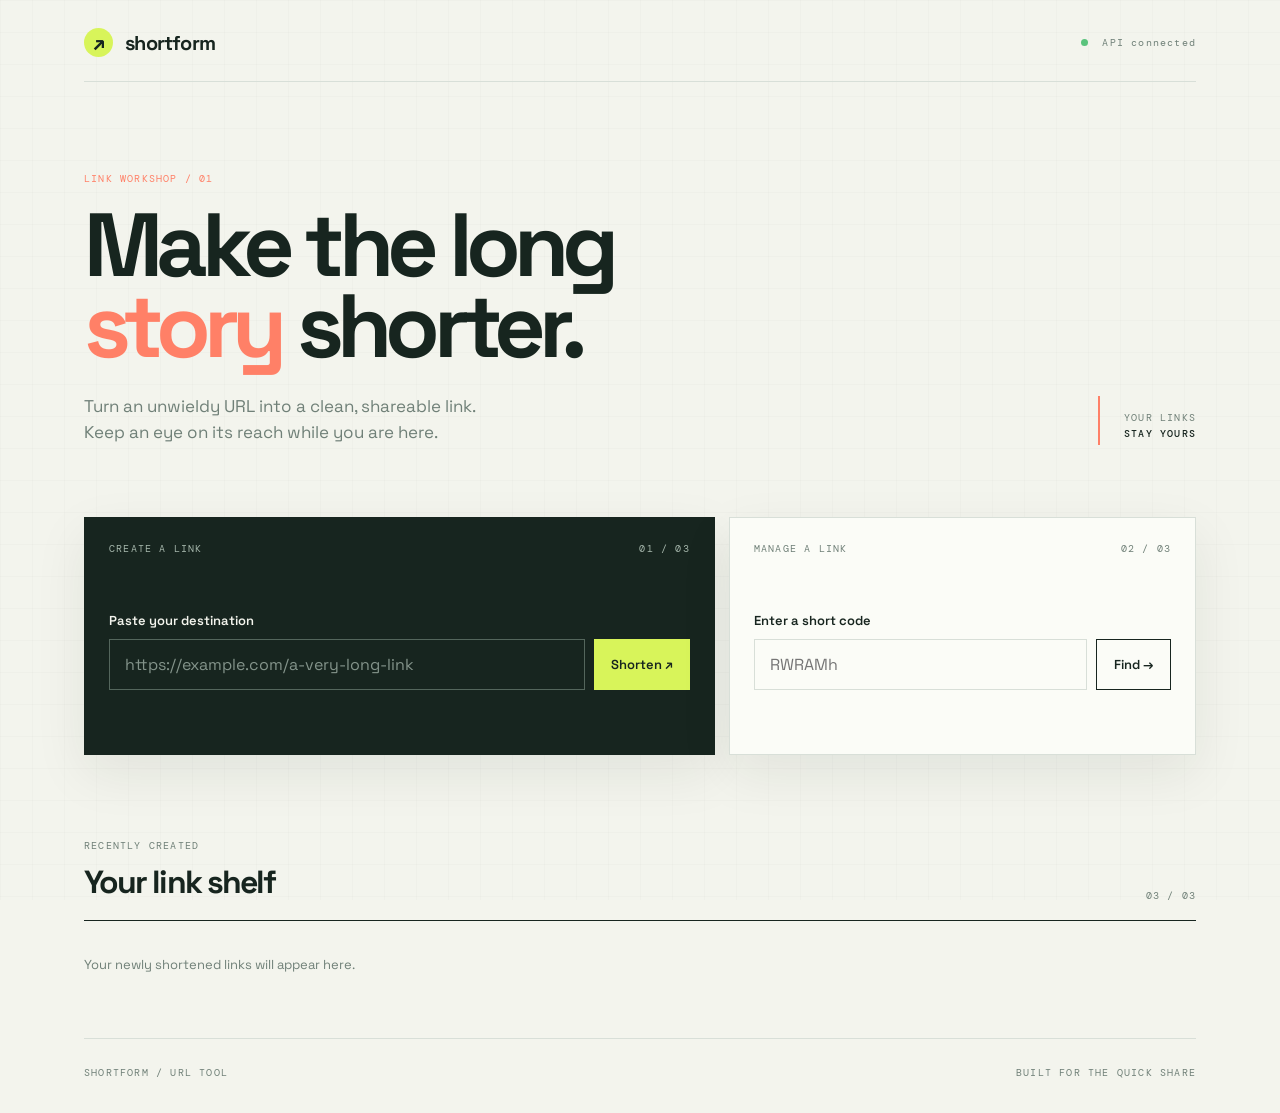
<file: frontend/index.html>
<!doctype html>
<html lang="en">
<head>
  <meta charset="UTF-8">
  <meta name="viewport" content="width=device-width, initial-scale=1.0">
  <title>Shorten it</title>
  <link rel="preconnect" href="https://fonts.googleapis.com">
  <link rel="preconnect" href="https://fonts.gstatic.com" crossorigin>
  <link href="https://fonts.googleapis.com/css2?family=DM+Mono:wght@400;500&family=Space+Grotesk:wght@400;500;600;700&display=swap" rel="stylesheet">
  <link rel="stylesheet" href="style.css">
</head>
<body>
  <main class="shell">
    <header class="topbar">
      <a class="brand" href="."><span class="brand-mark">↗</span> shortform</a>
      <span class="status"><span class="status-dot"></span> API connected</span>
    </header>

    <section class="hero">
      <div class="hero-copy">
        <p class="kicker">LINK WORKSHOP / 01</p>
        <h1>Make the long<br><em>story</em> shorter.</h1>
        <p class="lede">Turn an unwieldy URL into a clean, shareable link. Keep an eye on its reach while you are here.</p>
      </div>
      <div class="hero-note">YOUR LINKS<br><strong>STAY YOURS</strong></div>
    </section>

    <section class="workspace" aria-label="URL shortener">
      <div class="panel create-panel">
        <div class="panel-heading">
          <span class="eyebrow">CREATE A LINK</span>
          <span class="step">01 / 03</span>
        </div>
        <form id="shorten-form">
          <label for="url-input">Paste your destination</label>
          <div class="input-row">
            <input id="url-input" name="url" type="url" placeholder="https://example.com/a-very-long-link" required>
            <button type="submit" class="primary-button">Shorten <span>↗</span></button>
          </div>
          <p class="form-message" id="form-message" role="status"></p>
        </form>
      </div>

      <div class="panel lookup-panel">
        <div class="panel-heading">
          <span class="eyebrow">MANAGE A LINK</span>
          <span class="step">02 / 03</span>
        </div>
        <form id="lookup-form">
          <label for="code-input">Enter a short code</label>
          <div class="input-row">
            <input id="code-input" name="code" inputmode="text" pattern="[0-9A-Za-z]+" maxlength="32" placeholder="RWRAMh" required>
            <button type="submit" class="secondary-button">Find <span>→</span></button>
          </div>
          <p class="form-message" id="lookup-message" role="status"></p>
        </form>
      </div>
    </section>

    <section class="result-panel" id="result-panel" hidden>
      <div class="result-topline">
        <span class="eyebrow">LINK DETAILS</span>
        <span class="result-code" id="result-code"></span>
      </div>
      <div class="result-grid">
        <div>
          <p class="result-label">SHORT LINK</p>
          <a id="short-link" class="short-link" href="#" target="_blank" rel="noreferrer"></a>
          <button id="copy-button" class="text-button" type="button">Copy link</button>
        </div>
        <div class="destination-block">
          <p class="result-label">DESTINATION</p>
          <p id="destination" class="destination"></p>
        </div>
        <div class="stats-block">
          <p class="result-label">CLICKS</p>
          <p id="stats" class="stats">0</p>
        </div>
      </div>
      <div class="result-actions">
        <button id="edit-button" class="secondary-button" type="button">Edit destination <span>↗</span></button>
        <button id="delete-button" class="danger-button" type="button">Delete link</button>
      </div>
      <form id="edit-form" class="edit-form" hidden>
        <label for="edit-url-input">New destination</label>
        <div class="input-row">
          <input id="edit-url-input" type="url" required>
          <button type="submit" class="primary-button">Save <span>↗</span></button>
        </div>
      </form>
    </section>

    <section class="recent-section">
      <div class="section-heading">
        <div><span class="eyebrow">RECENTLY CREATED</span><h2>Your link shelf</h2></div>
        <span class="step">03 / 03</span>
      </div>
      <div id="recent-links" class="recent-links">
        <p class="empty-state">Your newly shortened links will appear here.</p>
      </div>
    </section>

    <footer><span>SHORTFORM / URL TOOL</span><span>BUILT FOR THE QUICK SHARE</span></footer>
  </main>
  <script src="app.js"></script>
</body>
</html>
</file>
<file: frontend/style.css>
:root {
  --ink: #17251f;
  --muted: #708078;
  --line: #d8dfd8;
  --paper: #f3f4ed;
  --panel: #fbfcf7;
  --acid: #d8f45a;
  --coral: #ff8067;
  --shadow: 0 18px 50px rgba(23, 37, 31, .08);
}

* { box-sizing: border-box; }

body {
  margin: 0;
  color: var(--ink);
  background: var(--paper);
  font-family: "Space Grotesk", sans-serif;
  font-size: 16px;
}

body::before {
  position: fixed;
  inset: 0;
  z-index: -1;
  content: "";
  opacity: .48;
  pointer-events: none;
  background-image: linear-gradient(rgba(23, 37, 31, .035) 1px, transparent 1px), linear-gradient(90deg, rgba(23, 37, 31, .035) 1px, transparent 1px);
  background-size: 32px 32px;
}

button, input { font: inherit; }
button { cursor: pointer; }

.shell { max-width: 1180px; margin: 0 auto; padding: 28px 34px 34px; }
.topbar, footer, .panel-heading, .result-topline, .section-heading { display: flex; align-items: center; justify-content: space-between; }
.topbar { padding-bottom: 24px; border-bottom: 1px solid var(--line); }
.brand { color: var(--ink); font-size: 20px; font-weight: 700; letter-spacing: -.04em; text-decoration: none; }
.brand-mark { display: inline-grid; width: 29px; height: 29px; margin-right: 8px; place-items: center; color: var(--ink); background: var(--acid); border-radius: 50%; }
.status, .step, .eyebrow, .result-label, footer, .kicker { color: var(--muted); font-family: "DM Mono", monospace; font-size: 10px; letter-spacing: .12em; }
.status-dot { display: inline-block; width: 7px; height: 7px; margin-right: 7px; background: #5ac37c; border-radius: 50%; }
.hero { display: flex; align-items: end; justify-content: space-between; padding: 90px 0 72px; }
.kicker { margin: 0 0 20px; color: var(--coral); }
h1 { max-width: 700px; margin: 0; font-size: clamp(48px, 7vw, 92px); line-height: .9; letter-spacing: -.075em; }
h1 em { color: var(--coral); font-style: normal; }
.lede { max-width: 420px; margin: 28px 0 0; color: var(--muted); font-size: 17px; line-height: 1.5; }
.hero-note { padding: 14px 0 3px 24px; border-left: 2px solid var(--coral); color: var(--muted); font-family: "DM Mono", monospace; font-size: 10px; line-height: 1.6; letter-spacing: .12em; }
.hero-note strong { color: var(--ink); font-weight: 500; }
.workspace { display: grid; grid-template-columns: 1.35fr 1fr; gap: 14px; }
.panel, .result-panel { background: var(--panel); border: 1px solid var(--line); box-shadow: var(--shadow); }
.panel { min-height: 238px; padding: 24px; }
.create-panel { background: var(--ink); color: var(--paper); border-color: var(--ink); }
.create-panel .eyebrow, .create-panel .step { color: #a6b7ac; }
.panel-heading { margin-bottom: 57px; }
label { display: block; margin-bottom: 10px; font-size: 13px; font-weight: 600; }
.input-row { display: flex; gap: 9px; }
input { width: 100%; min-width: 0; padding: 14px 15px; color: var(--ink); background: transparent; border: 1px solid var(--line); border-radius: 0; outline: none; }
input:focus { border-color: var(--coral); box-shadow: 0 0 0 3px rgba(255, 128, 103, .14); }
.create-panel input { color: var(--paper); border-color: #54665c; }
.create-panel input::placeholder { color: #83938a; }
button { border: 0; border-radius: 0; }
.primary-button, .secondary-button, .danger-button { padding: 0 17px; white-space: nowrap; font-size: 13px; font-weight: 600; }
.primary-button { color: var(--ink); background: var(--acid); }
.secondary-button { color: var(--ink); background: transparent; border: 1px solid var(--ink); }
.danger-button { color: #bf4937; background: transparent; border: 1px solid #e7b9b0; }
.primary-button:hover, .secondary-button:hover { transform: translateY(-1px); }
.form-message { min-height: 18px; margin: 11px 0 0; color: var(--coral); font-size: 12px; }
.create-panel .form-message { color: var(--acid); }
.result-panel { margin-top: 14px; padding: 24px; }
.result-topline { padding-bottom: 18px; border-bottom: 1px solid var(--line); }
.result-code { color: var(--coral); font-family: "DM Mono", monospace; font-size: 13px; }
.result-grid { display: grid; grid-template-columns: 1.15fr 1.6fr .45fr; gap: 28px; padding: 25px 0; }
.result-label { margin: 0 0 9px; }
.short-link { display: block; overflow: hidden; color: var(--ink); font-size: 25px; font-weight: 600; letter-spacing: -.05em; text-overflow: ellipsis; white-space: nowrap; }
.text-button { padding: 0; margin-top: 9px; color: var(--coral); background: transparent; font-size: 12px; }
.destination { overflow: hidden; margin: 0; color: var(--muted); text-overflow: ellipsis; white-space: nowrap; }
.stats { margin: 0; font-size: 30px; font-weight: 600; letter-spacing: -.06em; }
.result-actions { display: flex; gap: 9px; padding-top: 17px; border-top: 1px solid var(--line); }
.edit-form { margin-top: 20px; padding-top: 20px; border-top: 1px dashed var(--line); }
.recent-section { padding: 78px 0 30px; }
.section-heading { align-items: end; margin-bottom: 18px; }
h2 { margin: 8px 0 0; font-size: 32px; letter-spacing: -.06em; }
.recent-links { border-top: 1px solid var(--ink); }
.recent-item { display: grid; grid-template-columns: 1fr 1.6fr auto; gap: 20px; align-items: center; padding: 19px 0; border-bottom: 1px solid var(--line); }
.recent-item a { overflow: hidden; color: var(--ink); font-weight: 600; text-decoration: none; text-overflow: ellipsis; white-space: nowrap; }
.recent-item p { overflow: hidden; margin: 0; color: var(--muted); font-size: 13px; text-overflow: ellipsis; white-space: nowrap; }
.recent-item small { color: var(--muted); font-family: "DM Mono", monospace; font-size: 10px; }
.empty-state { padding: 22px 0; color: var(--muted); font-size: 13px; }
footer { padding-top: 27px; border-top: 1px solid var(--line); }

@media (max-width: 700px) {
  .shell { padding: 18px 18px 28px; }
  .hero { display: block; padding: 65px 0 45px; }
  .hero-note { display: inline-block; margin-top: 32px; }
  .workspace, .result-grid { grid-template-columns: 1fr; }
  .panel { min-height: auto; }
  .panel-heading { margin-bottom: 36px; }
  .input-row { flex-direction: column; }
  .primary-button, .secondary-button { min-height: 48px; }
  .result-grid { gap: 20px; }
  .result-actions { flex-wrap: wrap; }
  .recent-item { grid-template-columns: 1fr auto; gap: 8px; }
  .recent-item p { grid-column: 1 / -1; grid-row: 2; }
  footer { gap: 20px; align-items: start; flex-direction: column; }
}
</file>
